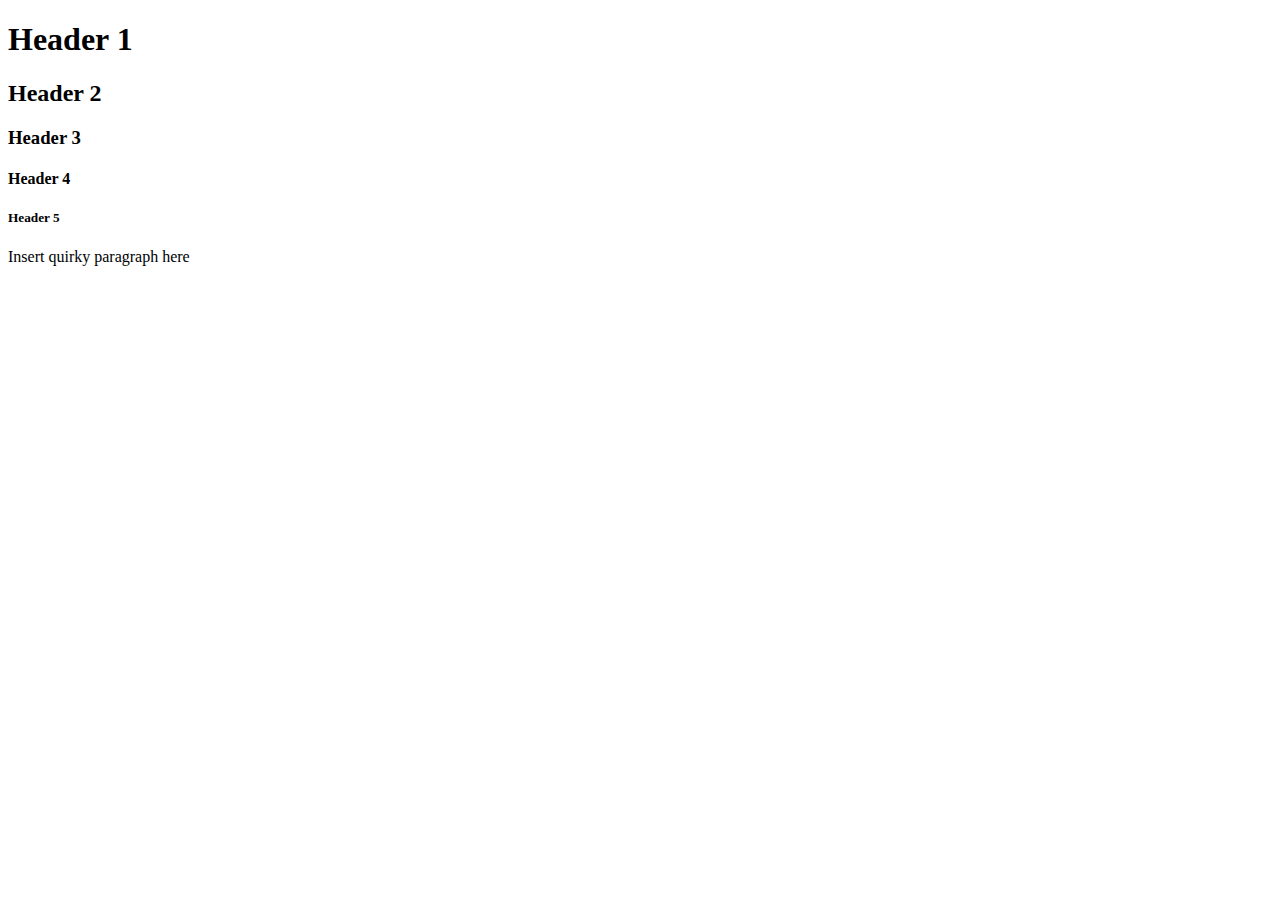
<file: index.html>
<!DOCTYPE html>

<html>
    <head>
        <meta charset="utf-8">
        <meta http-equiv="X-UA-Compatible" content="IE=edge">
        <title>Khris' ssecond project hehe</title>
        <meta name="description" content="">
        <meta name="viewport" content="width=device-width, initial-scale=1">
        <link rel="stylesheet" href="">
    </head>
    <body>
    
        <h1>
            Header 1
        </h1>
        <h2>
            Header 2
        </h2>
        <h3>
            Header 3
        </h3>
        <h4>
            Header 4
        </h4>
        <h5>
            Header 5
        </h5>

        <p>
            Insert quirky paragraph here
        </p>

         <a href="2ndpage.html"></a>


    </body>
</html>

<img scr="134c86134c86bb11f606077619820adc053905.jpg"
</file>
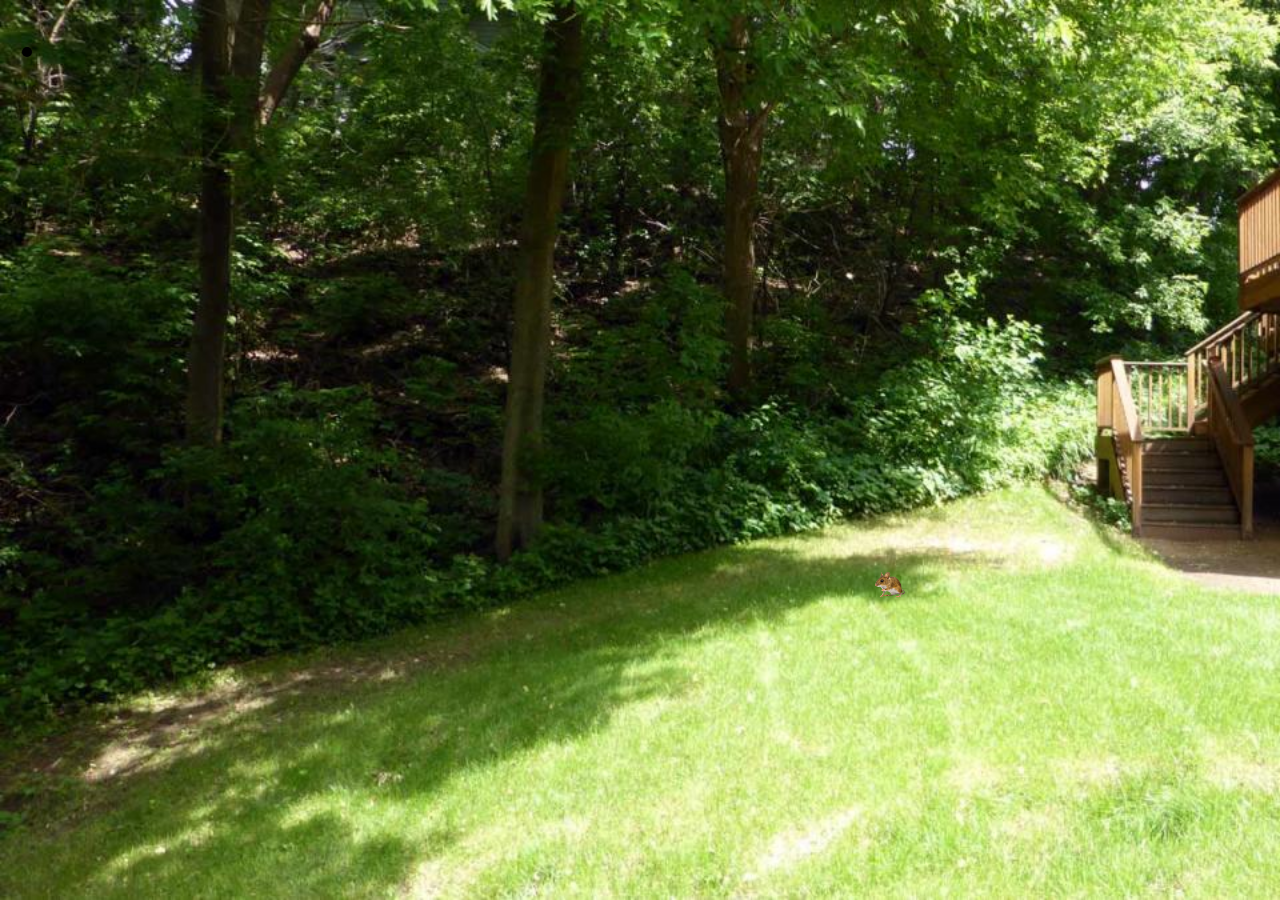
<file: Coding Project 2/backyard.html>
<!DOCTYPE html>

<html>
    <head>
        <meta charset="utf-8">
        <meta http-equiv="X-UA-Compatible" content="IE=edge">
        <title></title>
        <meta name="description" content="">
        <meta name="viewport" content="width=device-width, initial-scale=1">
        <link rel="stylesheet" href="">
        <style>
             body {
                background-image: url('backyard.jpg');
                background-repeat: no-repeat;
                background-attachment: fixed;
                background-size: cover;
             }
        </style>
    </head>
    <body>
        <h1>
            <nav>
                <ul>
                    <li><a href="forest.html">
                        <img src="what a nice mouse.png"  style="position:fixed; right:375px; bottom:300px; width:30px; height:30px; border:none;">
                        </a> </li>
                </ul>
    
        </h1>
    </body>
</html>
</file>
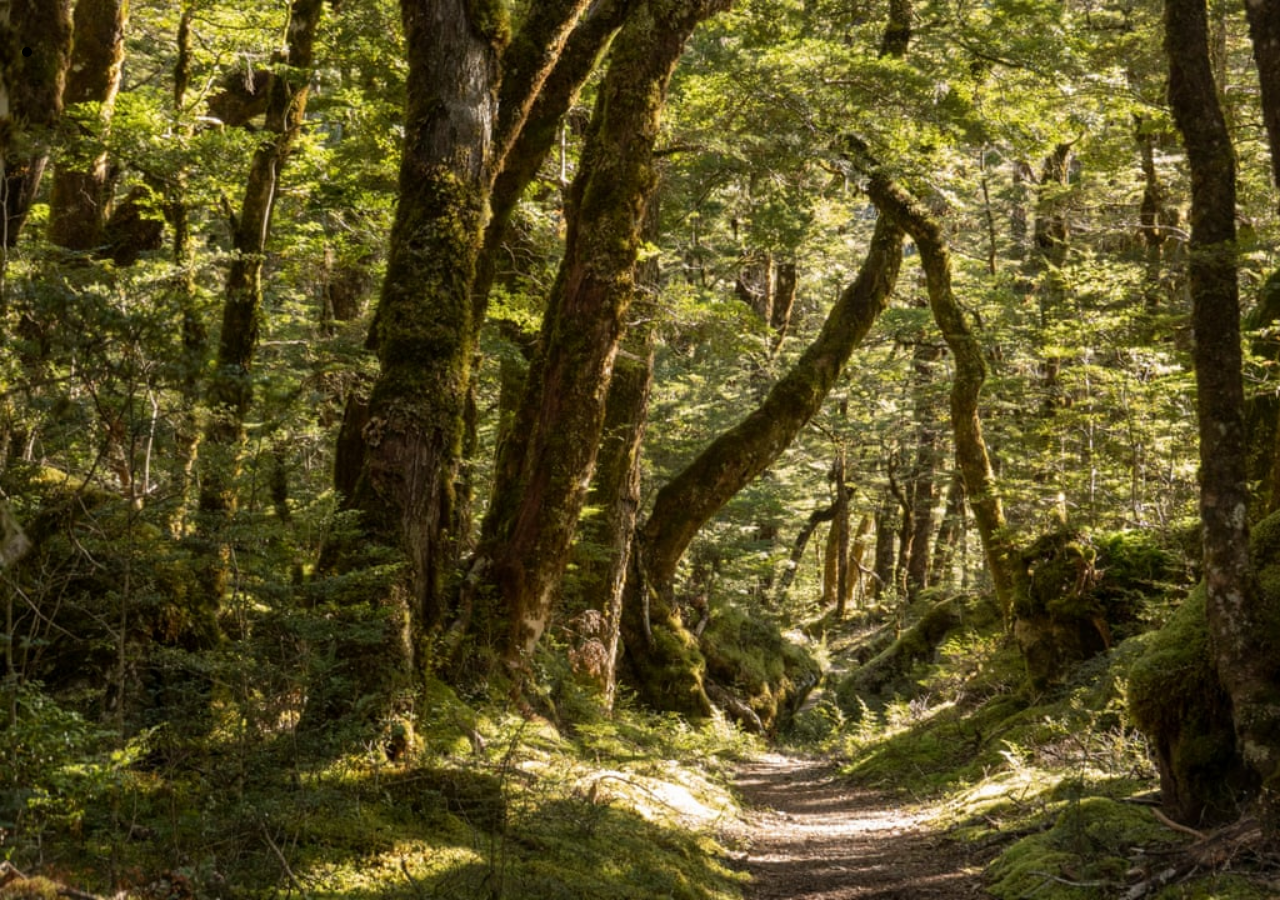
<file: Coding Project 2/forest.html>
<!DOCTYPE html>

<html>
    <head>
        <meta charset="utf-8">
        <meta http-equiv="X-UA-Compatible" content="IE=edge">
        <title></title>
        <meta name="description" content="">
        <meta name="viewport" content="width=device-width, initial-scale=1">
        <link rel="stylesheet" href="">
        <style>
             body {
                background-image: url('forest.jpg');
                background-repeat: no-repeat;
                background-attachment: fixed;
                background-size: cover;
             }
        </style>
    </head>
    <body>
        <h1>
            <nav>
                <ul>
                    <li><a href="finale.html">
                        <img src="what a nice mouse.png"  style="position:fixed; right:1550px; bottom:800px; width:40px; height:40px; border:none;">
                        </a> </li>
                </ul>
    
        </h1>
    </body>
</html>
</file>
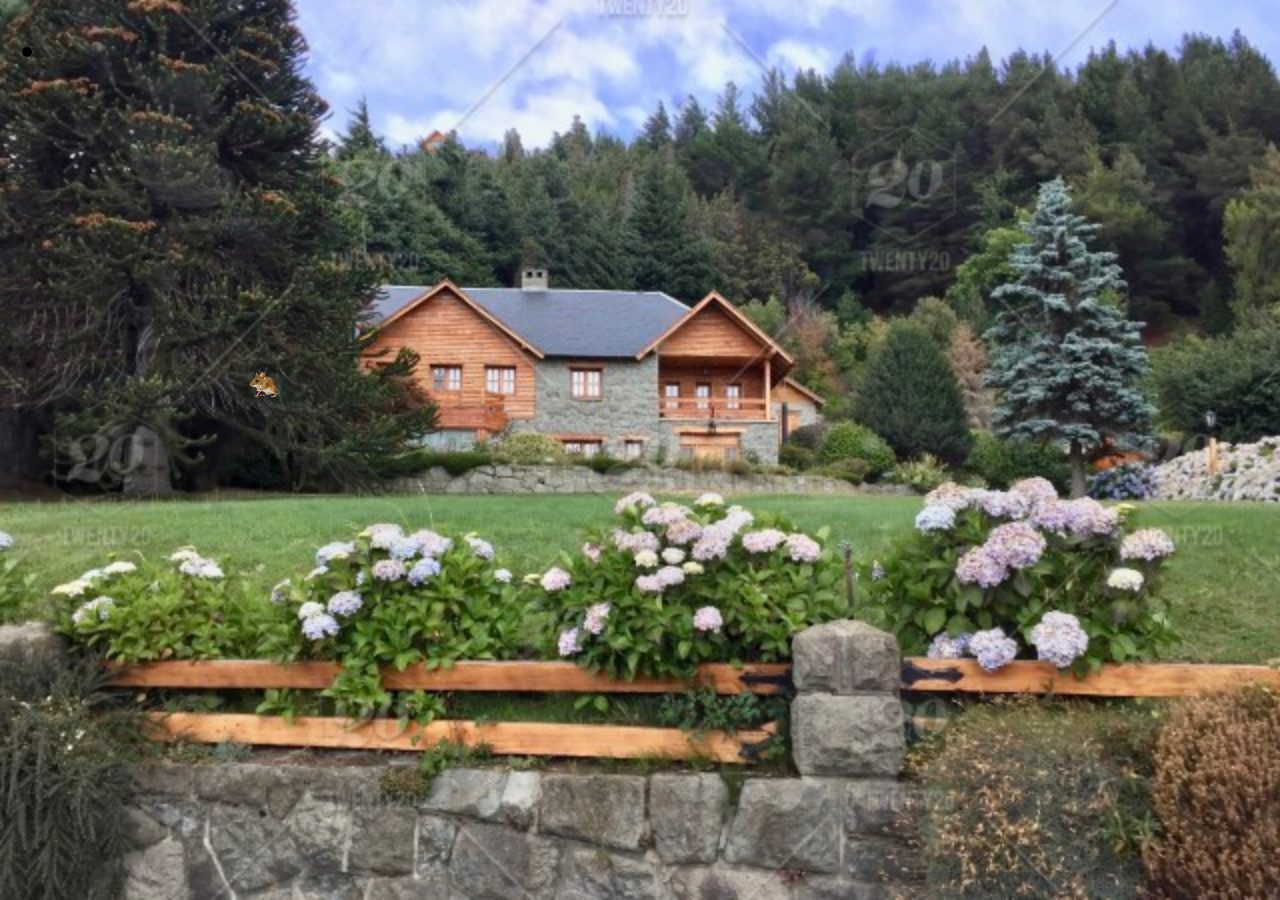
<file: Coding Project 2/frontyard.html>
<!DOCTYPE html>

<html>
    <head>
        <meta charset="utf-8">
        <meta http-equiv="X-UA-Compatible" content="IE=edge">
        <title></title>
        <meta name="description" content="">
        <meta name="viewport" content="width=device-width, initial-scale=1">
        <link rel="stylesheet" href="">
        <style>
             body {
                background-image: url('frontyard.jpg');
                background-repeat: no-repeat;
                background-attachment: fixed;
                background-size: cover;
             }
        </style>
    </head>
    <body>
        <h1>
            <nav>
                <ul>
                    <li><a href="house.html">
                        <img src="what a nice mouse.png"  style="position:fixed; right:1000px; bottom:500px; width:30px; height:30px; border:none;">
                        </a> </li>
                </ul>
    
        </h1>
    </body>
</html>
</file>
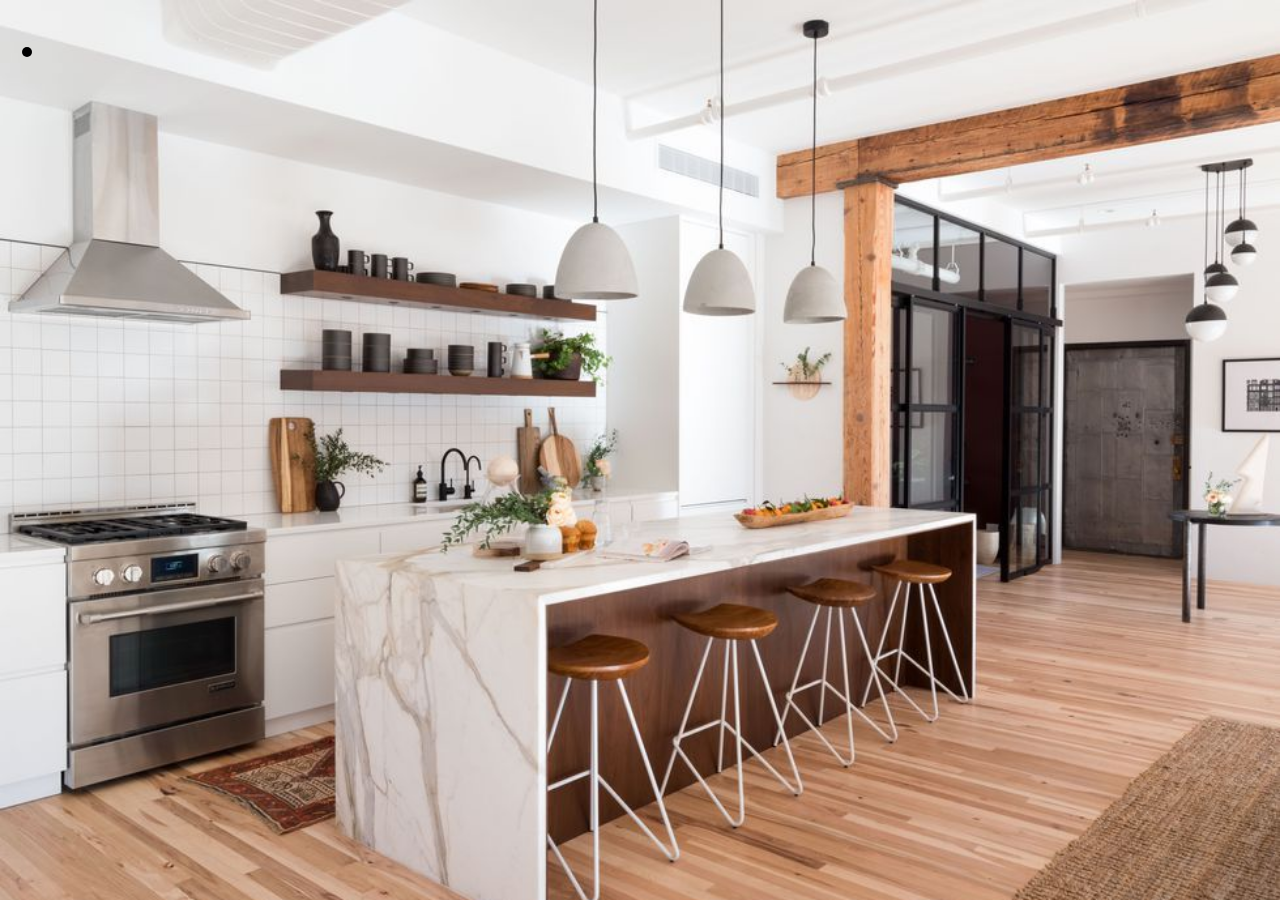
<file: Coding Project 2/house.html>
<!DOCTYPE html>

<html>
    <head>
        <meta charset="utf-8">
        <meta http-equiv="X-UA-Compatible" content="IE=edge">
        <title></title>
        <meta name="description" content="">
        <meta name="viewport" content="width=device-width, initial-scale=1">
        <link rel="stylesheet" href="">
        <style>
             body {
                background-image: url('kitchen.jpg');
                background-repeat: no-repeat;
                background-attachment: fixed;
                background-size: cover;
             }
        </style>
    </head>
    <body>
        <h1>
            <nav>
                <ul>
                    <li><a href="mousehole.html">
                        <img src="what a nice mouse.png"  style="position:fixed; right:1350px; bottom:400px; width:20px; height:20px; border:none;">
                        </a> </li>
                </ul>
    
        </h1>
    </body>
</html>
</file>
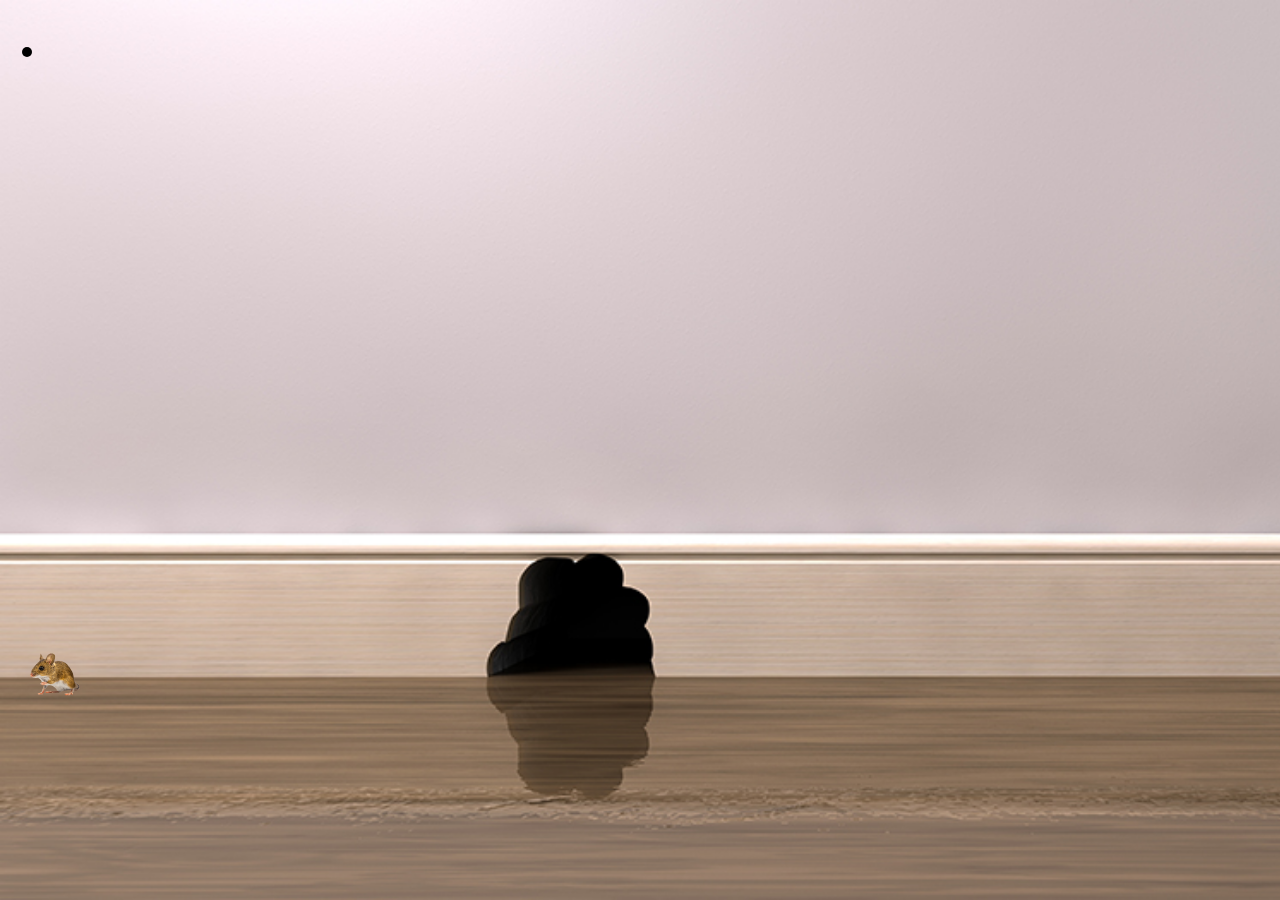
<file: Coding Project 2/mousehole.html>
<!DOCTYPE html>

<html>
    <head>
        <meta charset="utf-8">
        <meta http-equiv="X-UA-Compatible" content="IE=edge">
        <title></title>
        <meta name="description" content="">
        <meta name="viewport" content="width=device-width, initial-scale=1">
        <link rel="stylesheet" href="">
        <style>
             body {
                background-image: url('mousehole.jpg');
                background-repeat: no-repeat;
                background-attachment: fixed;
                background-size: cover;
             }
        </style>
    </head>
    <body>
        <h1>
            <nav>
                <ul>
                    <li><a href="backyard.html">
                        <img src="what a nice mouse.png"  style="position:fixed; right:1200px; bottom:200px; width:50px; height:50px; border:none;">
                        </a> </li>
                </ul>
    
        </h1>
    </body>
</html>
</file>
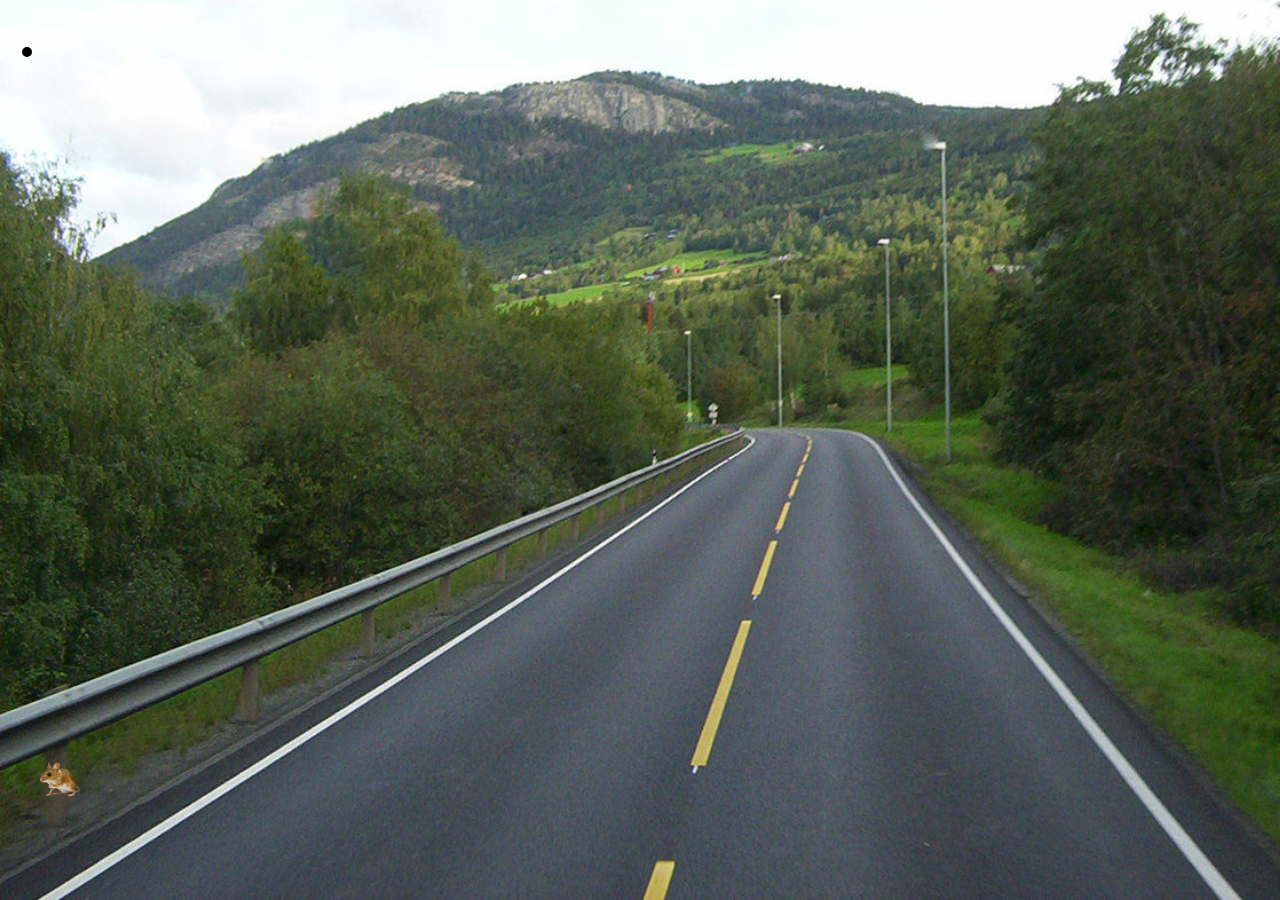
<file: Coding Project 2/road.html>
<!DOCTYPE html>

<html>
    <head>
        <meta charset="utf-8">
        <meta http-equiv="X-UA-Compatible" content="IE=edge">
        <title></title>
        <meta name="description" content="">
        <meta name="viewport" content="width=device-width, initial-scale=1">
        <link rel="stylesheet" href="">
        <style>
             body {
                background-image: url('Road.jpg');
                background-repeat: no-repeat;
                background-attachment: fixed;
                background-size: cover;
             }
        </style>
    </head>
    <body>
        <h1>
            <nav>
                <ul>
                    <li><a href="frontyard.html">
                        <img src="what a nice mouse.png"  style="position:fixed; right:1200px; bottom:100px; width:40px; height:40px; border:none;">
                        </a> </li>
                </ul>
                   
        </h1>
    </body>
</html>
</file>
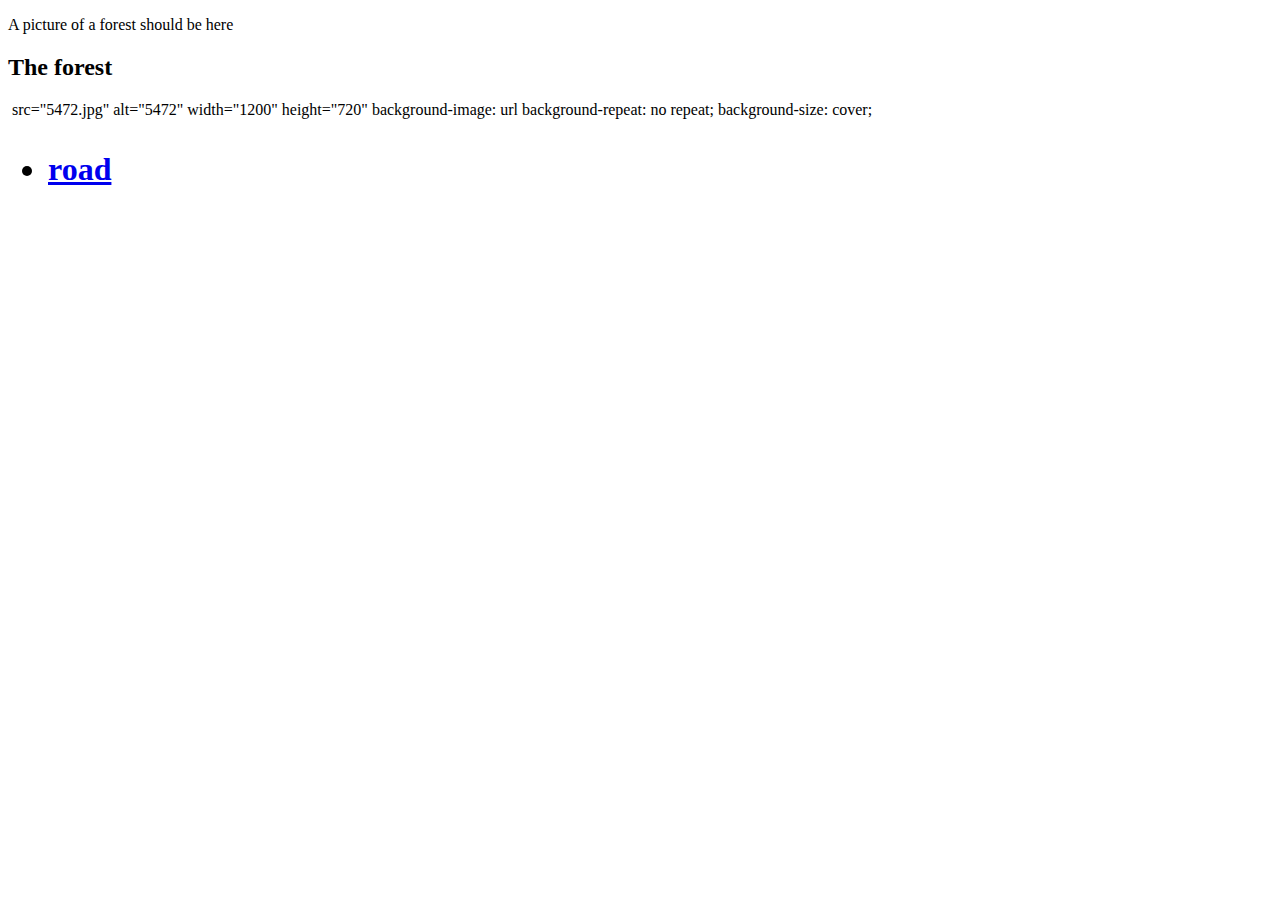
<file: Coding Project 2/Coding Project 2/forest.html>
<!DOCTYPE html>

<html>
    <head>
        <meta charset="utf-8">
        <meta http-equiv="X-UA-Compatible" content="IE=edge">
        <title> 1st Location </title>
        <meta name="description" content="">
        <meta name="viewport" content="width=device-width, initial-scale=1">
        <link rel="stylesheet" href="">

        <p>
            A picture of a forest should be here
        </p>

        <body>      
            <h2><HTml> The forest</h2>
            <img> src="5472.jpg" 
            alt="5472" width="1200" height="720"
           
            background-image: url
            background-repeat: no repeat; 
            background-size: cover;

        </body>

        <body>
            <h1>
                <nav>
                    <ul>
                        <li><a href="road.html">road </a> </li>
                    </ul>
    
            </h1>

        </html>
</file>
